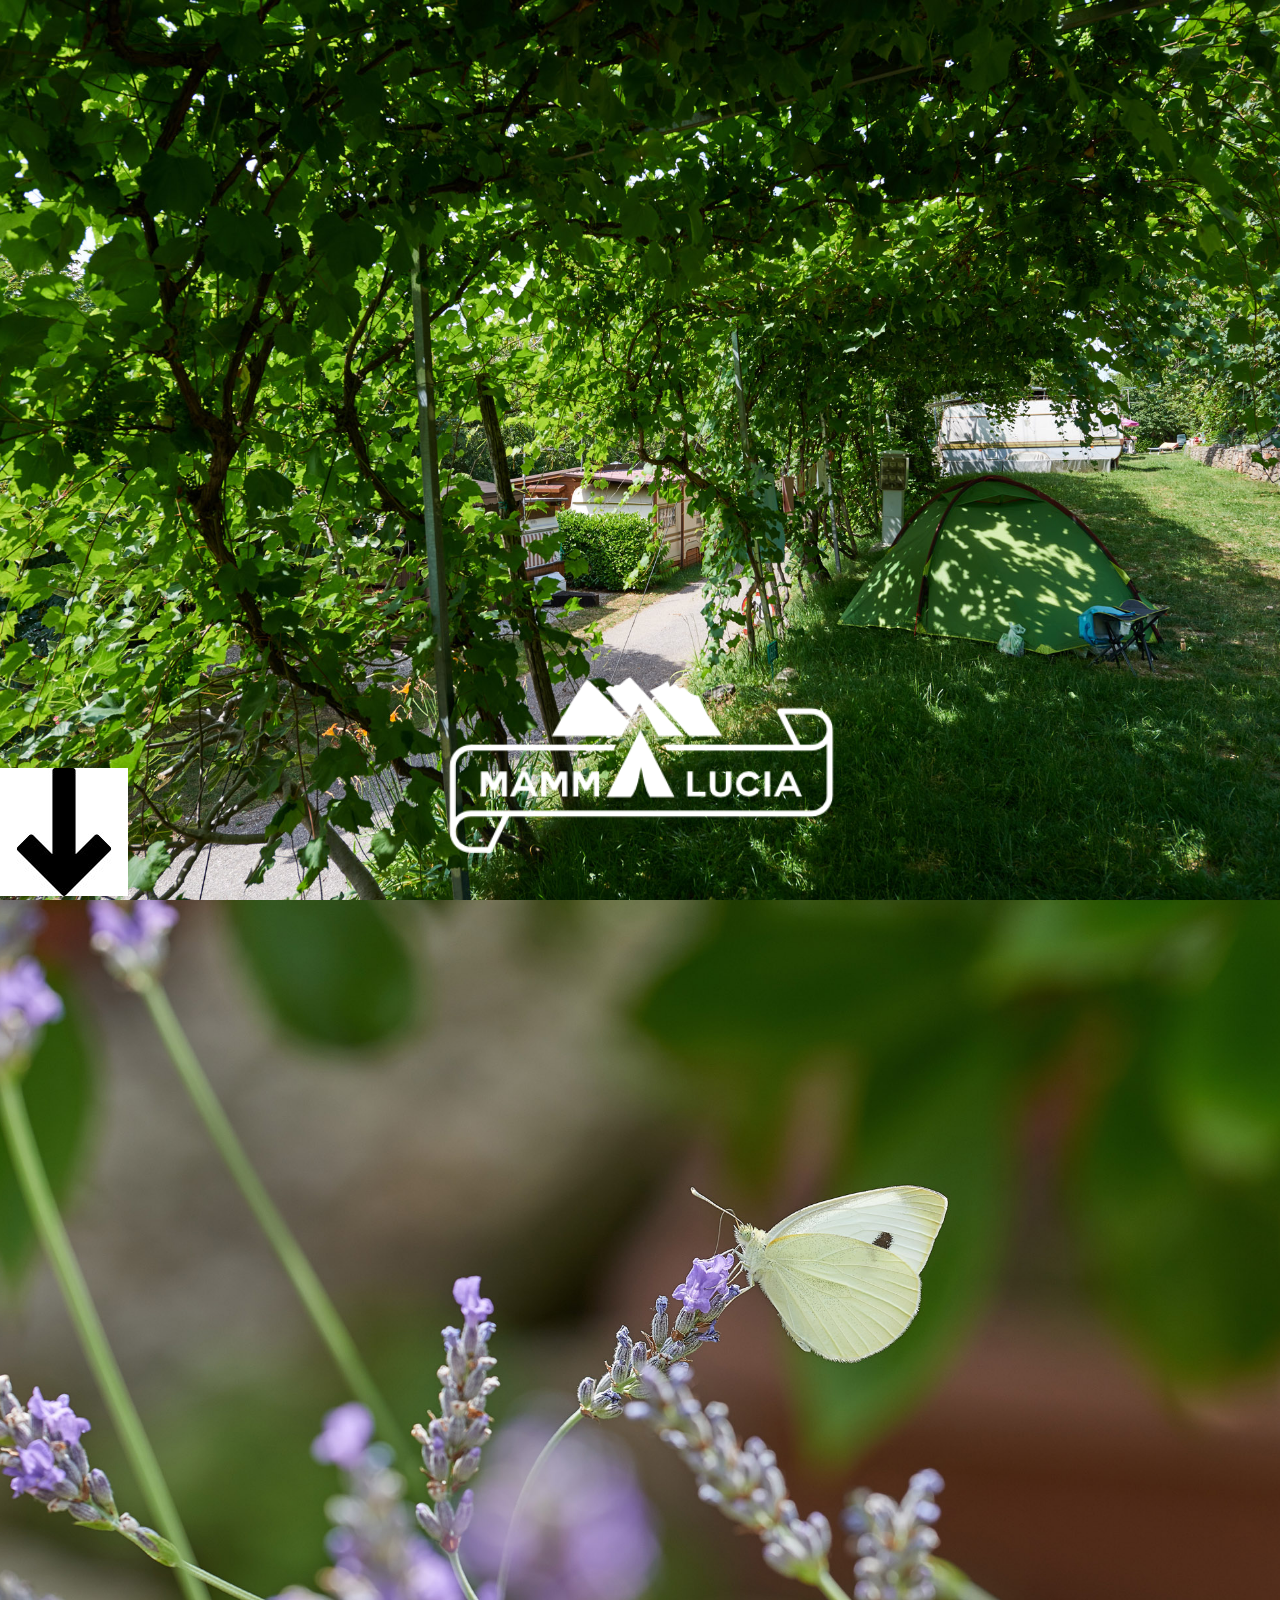
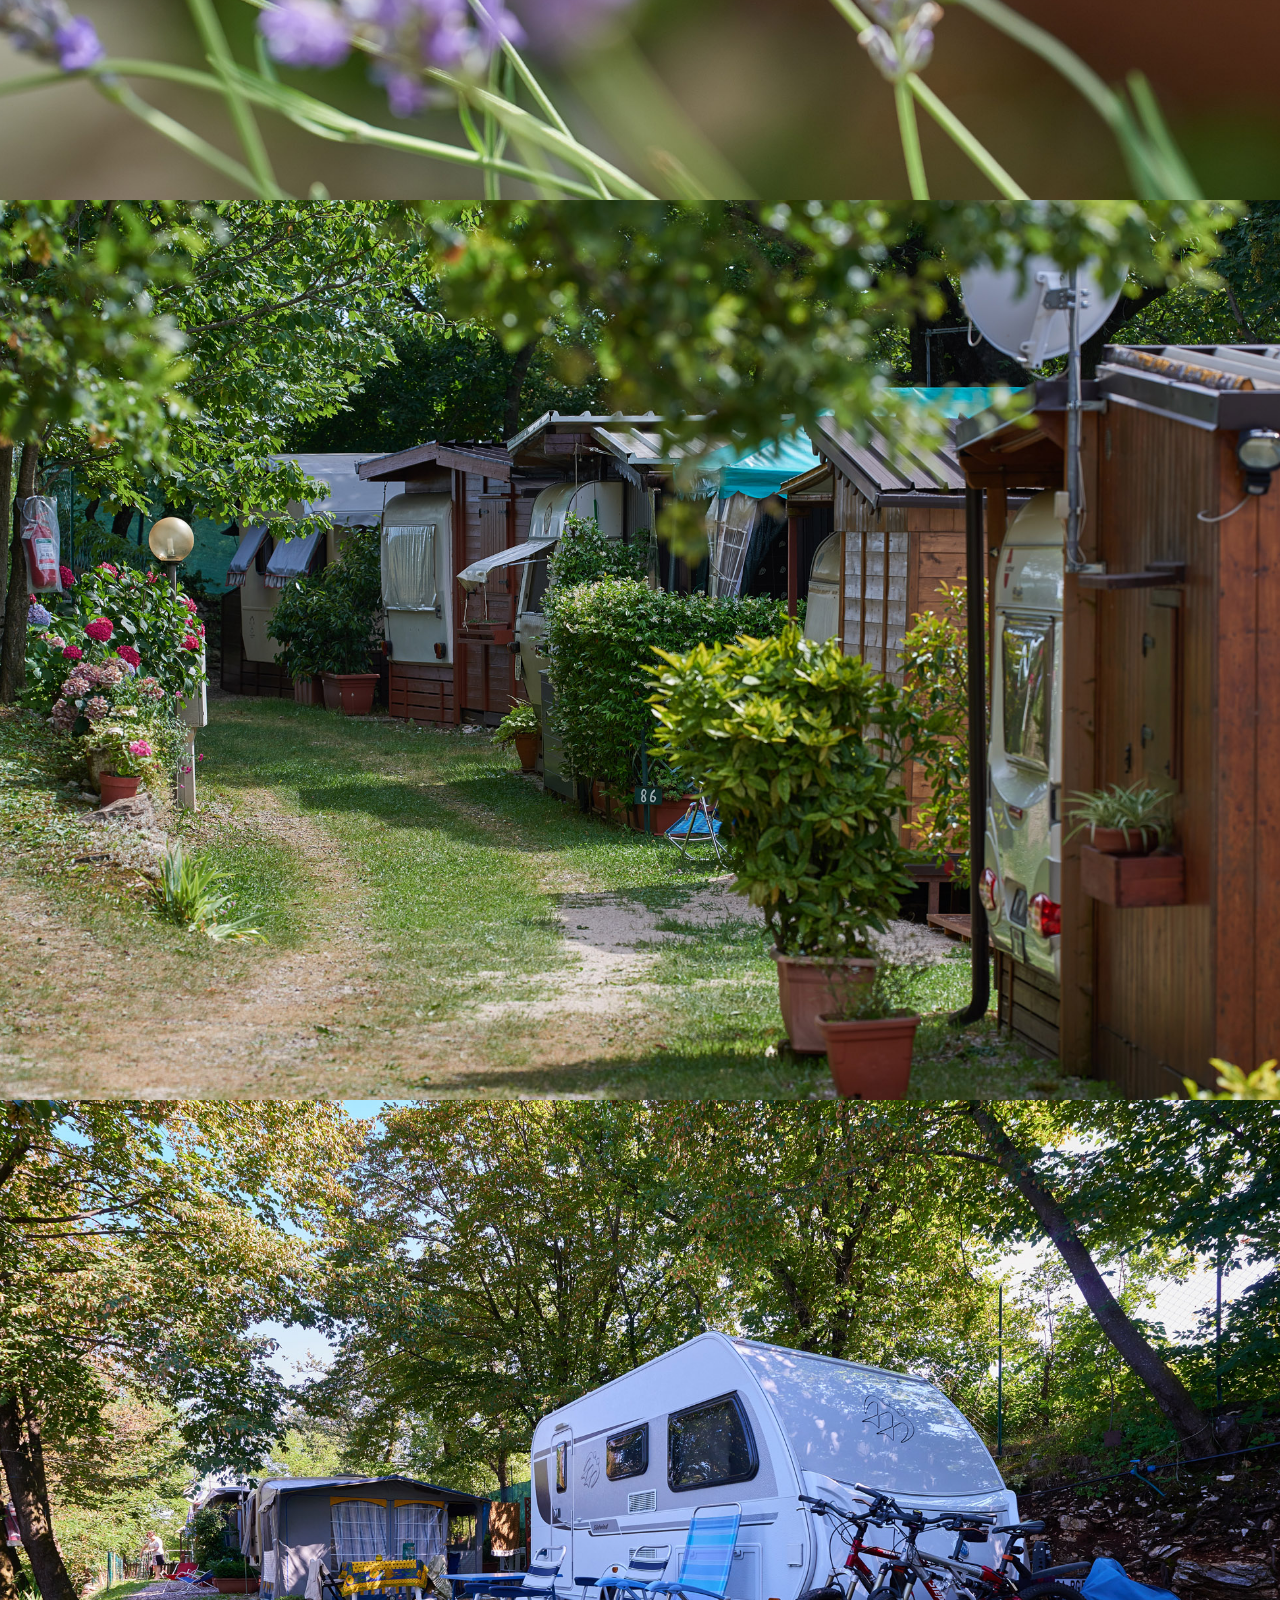
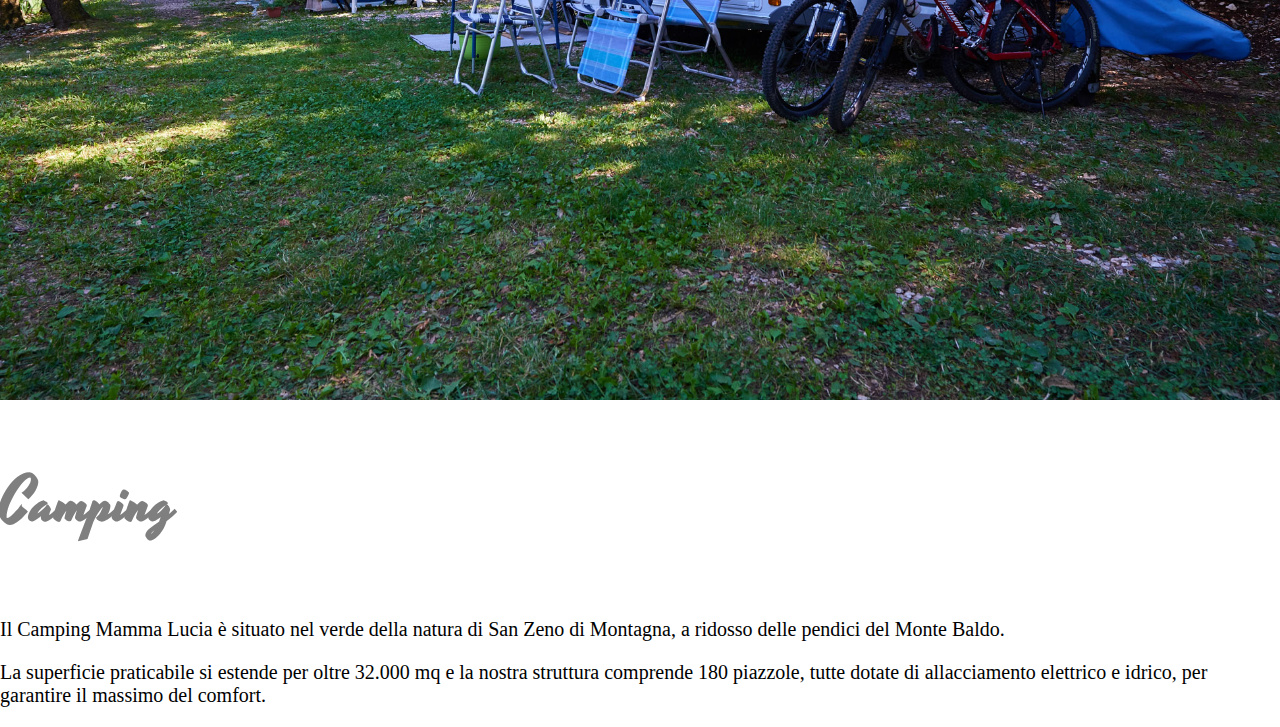
<file: campeggio.html>
<!-- <?php
require_once 'language.php';
language_init();
global $lang;
?> -->
<!DOCTYPE html>
<html lang="<?=$lang?>">
<head>

  <!-- Required meta tags -->

  <meta charset="utf-8">
  <meta name="viewport" content="width=device-width, initial-scale=1, shrink-to-fit=no">

  <!-- Bootstrap CSS -->

  <link rel="stylesheet" href="https://stackpath.bootstrapcdn.com/bootstrap/4.1.1/css/bootstrap.min.css" integrity="sha384-WskhaSGFgHYWDcbwN70/dfYBj47jz9qbsMId/iRN3ewGhXQFZCSftd1LZCfmhktB" crossorigin="anonymous">
  <link rel="stylesheet" type="text/css" href="campeggio.css">
  <link href="https://fonts.googleapis.com/css?family=Cormorant+Garamond" rel="stylesheet">
  <link href="https://fonts.googleapis.com/css?family=Yesteryear" rel="stylesheet">

  <title>Campeggio</title>

</head>
<body>
  <main id="main-container" class="container-fluid">
    <div id="main-background" class="carousel slide carousel-fade" data-ride="carousel" data-interval="10000" data-pause="false">
      <div class="carousel-inner">
        <div class="carousel-item active" style="background-image:url('images/Mamma Lucia 2016 - IDS_5966.jpg')"></div>
        <div class="carousel-item" style="background-image:url('images/Mamma Lucia 2016 - IDS_5976.jpg')"></div>
        <div class="carousel-item" style="background-image:url('images/Mamma Lucia 2016 - IDS_5985.jpg')"></div>
        <div class="carousel-item" style="background-image:url('images/Mamma Lucia 2016 - IDS_7033.jpg')"></div>
      </div>
    </div>
  </main>
  <div>
    <img id="logo" src="logo/Mamma Lucia Logo_bianco web.png" />
  </div>
  <div id="freccia">
    <a class="animated-scroll" href="#h1"><img src="freccia.jpg"/></a>
  </div>
  <div class="container-fluid">
    <div class="row justify-content-center">
      <div class="col-md-10">
        <h1 id="h1" class="text-center">Camping</h1>
        <p class="text-center">Il Camping Mamma Lucia è situato nel verde della natura di San Zeno di Montagna, a ridosso delle pendici del Monte Baldo.</p>
        <p class="text-center">La superficie praticabile si estende per oltre 32.000 mq e la nostra struttura comprende 180 piazzole, tutte dotate di allacciamento elettrico e idrico, per garantire il massimo del comfort.</p>
      </div>
    </div>
  </div>

    <!-- Optional JavaScript -->
    <!-- jQuery first, then Popper.js, then Bootstrap JS -->
    <script src="https://code.jquery.com/jquery-3.3.1.min.js" integrity="sha384-tsQFqpEReu7ZLhBV2VZlAu7zcOV+rXbYlF2cqB8txI/8aZajjp4Bqd+V6D5IgvKT" crossorigin="anonymous"></script>
    <script src="https://cdnjs.cloudflare.com/ajax/libs/popper.js/1.14.3/umd/popper.min.js" integrity="sha384-ZMP7rVo3mIykV+2+9J3UJ46jBk0WLaUAdn689aCwoqbBJiSnjAK/l8WvCWPIPm49" crossorigin="anonymous"></script>
    <script src="https://stackpath.bootstrapcdn.com/bootstrap/4.1.1/js/bootstrap.min.js" integrity="sha384-smHYKdLADwkXOn1EmN1qk/HfnUcbVRZyYmZ4qpPea6sjB/pTJ0euyQp0Mk8ck+5T" crossorigin="anonymous"></script>

  <script>
    // Use jQuery instead of $ because it might not be defined yet.
    jQuery(document).ready(function ($){
      // Target the <a> element child of #freccia
      $("a.animated-scroll").click(function (clickEvent){
        // Log a message for debug.
        console.log("Click on .animated-scroll!");
        // Print out the cliecked element for debug.
        console.log(this);
        // Print out the "event" object for debug
        console.log(clickEvent);

        // Important: This prevents the "click" event to have any other effect
        clickEvent.preventDefault();

        // Get the destination based on the `href` parameter of the link
        var destinationSelector = $(this).attr('href');
        // Print out for debug
        console.log("Scroll to: " + destinationSelector);

        // Load the jQuery object for scroll destination
        var $scrollDest = $(destinationSelector);
        // Animate the scroll if the destination exists (and it's visible)
        if ($scrollDest.length > 0 && $scrollDest.is(':visible')) {
          $("html, body").animate({
            scrollTop: $scrollDest.offset().top
          }, 2000);
        }

      });
    });
    </script>
  </body>
  </html>
</file>
<file: campeggio.css>
body, html {
  padding:0;
  margin:0;
}

#main-container {
  top: 0;
  bottom: 0;
  right: 0;
  left: 0;
  padding:0;
  margin:0;
}

#main-background .carousel-item {
   background-size: cover;
   background-position: center;
   width: 100vw;
   height: 100vh;
}

#logo {
  position:absolute;
  width:34%;
  left:50%;
  top:85%;
  transform: translate(-50%,-50%);
  z-index: 1;
}

#freccia {
  position:absolute;
  bottom:0;
}


h1 {
  padding-top: 20px;
  padding-bottom: 30px;
  font-family: 'Yesteryear', cursive;
  color:#7f7f7f;
  font-size: 60px;
}

p {
  font-family: 'EB Garamond', serif;
  font-size: 20px;
}
</file>
